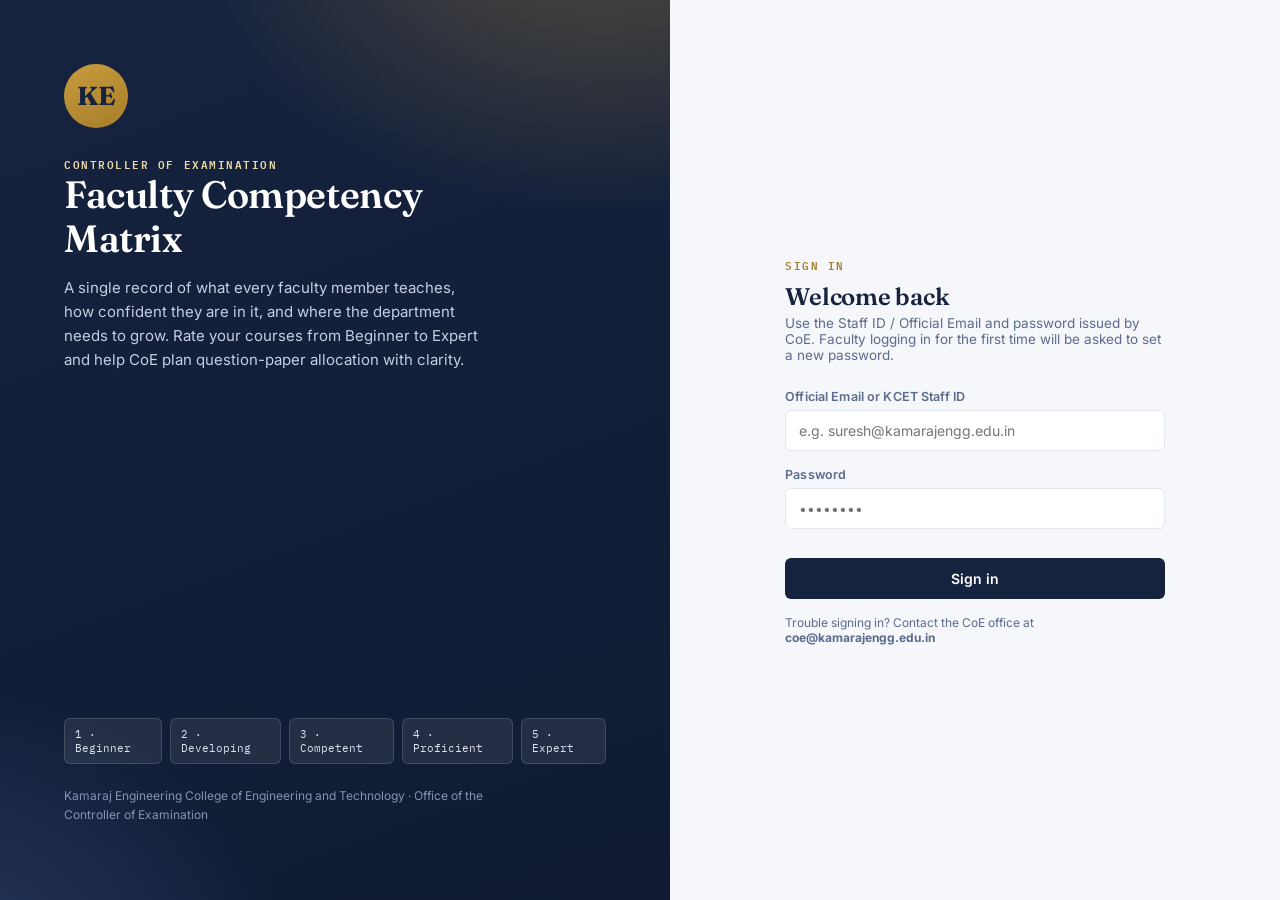
<file: index.html>
<!DOCTYPE html>
<html lang="en">
<head>
<meta charset="UTF-8">
<meta name="viewport" content="width=device-width, initial-scale=1.0">
<title>Faculty Competency Matrix | Kamaraj Engineering College of Engineering and Technology</title>
<link rel="preconnect" href="https://fonts.googleapis.com">
<link href="https://fonts.googleapis.com/css2?family=Fraunces:wght@500;600;700&family=Inter:wght@400;500;600;700&family=IBM+Plex+Mono:wght@500;600&display=swap" rel="stylesheet">
<link rel="stylesheet" href="css/style.css">
</head>
<body>

<div class="login-wrap">
  <div class="login-art">
    <div>
      <div class="crest-lg">KE</div>
      <div class="eyebrow" style="color:#EAD9A6">Controller of Examination</div>
      <h1>Faculty Competency Matrix</h1>
      <p>A single record of what every faculty member teaches, how confident they are in it, and where the department needs to grow. Rate your courses from Beginner to Expert and help CoE plan question-paper allocation with clarity.</p>
    </div>
    <div>
      <div class="scale-strip">
        <div class="scale-chip">1 · Beginner</div>
        <div class="scale-chip">2 · Developing</div>
        <div class="scale-chip">3 · Competent</div>
        <div class="scale-chip">4 · Proficient</div>
        <div class="scale-chip">5 · Expert</div>
      </div>
      <p style="margin-top:22px;font-size:12px;color:#8592B4">Kamaraj Engineering College of Engineering and Technology &middot; Office of the Controller of Examination</p>
    </div>
  </div>

  <div class="login-side">
    <div class="login-box">
      <div class="eyebrow">Sign in</div>
      <h2>Welcome back</h2>
      <div class="lede">Use the Staff ID / Official Email and password issued by CoE. Faculty logging in for the first time will be asked to set a new password.</div>

      <form id="loginForm" autocomplete="off">
        <div class="field">
          <label for="loginId">Official Email or KCET Staff ID</label>
          <input type="text" id="loginId" placeholder="e.g. suresh@kamarajengg.edu.in" required>
        </div>
        <div class="field">
          <label for="loginPass">Password</label>
          <input type="password" id="loginPass" placeholder="••••••••" required>
        </div>
        <div class="error-text" id="loginError"></div>
        <button type="submit" class="btn btn-primary btn-block" id="loginBtn">
          <span id="loginBtnText">Sign in</span>
        </button>
      </form>
      <div class="hint mt-16">Trouble signing in? Contact the CoE office at <strong>coe@kamarajengg.edu.in</strong></div>
    </div>
  </div>
</div>

<!-- Force password change modal -->
<div class="modal-overlay" id="pwModal" style="display:none">
  <div class="modal">
    <div class="modal-head">
      <h3>Set a new password</h3>
      <div class="hint mt-8">This is a first-time login (or your password was reset by admin). Please choose a new password to continue.</div>
    </div>
    <div class="modal-body">
      <div class="field">
        <label>New password</label>
        <input type="password" id="newPass1" placeholder="Minimum 6 characters">
      </div>
      <div class="field">
        <label>Confirm new password</label>
        <input type="password" id="newPass2" placeholder="Re-enter new password">
      </div>
      <div class="error-text" id="pwError"></div>
    </div>
    <div class="modal-foot">
      <button class="btn btn-primary" id="pwSaveBtn">Save & Continue</button>
    </div>
  </div>
</div>

<script src="js/config.js"></script>
<script src="js/login.js"></script>
</body>
</html>
</file>
<file: css/style.css>
/* ============================================================
   Kamaraj Engineering College — Faculty Competency Matrix
   Design tokens
   ============================================================ */
:root{
  --ink:        #16233F;   /* primary deep indigo */
  --ink-2:      #26385F;   /* slate indigo, secondary surfaces */
  --ink-3:      #3C5386;   /* lighter indigo, borders/hover */
  --gold:       #C89B3C;   /* academic gold accent */
  --gold-dark:  #A67F2B;
  --paper:      #F6F7FA;   /* app background */
  --card:       #FFFFFF;
  --line:       #E3E7EF;
  --ink-soft:   #5B6B8C;   /* muted text on paper */
  --success:    #2E7D5B;
  --success-bg: #E7F4EE;
  --danger:     #B3402A;
  --danger-bg:  #FBEAE5;
  --warn:       #A67F2B;
  --warn-bg:    #FBF3E1;
  --lock:       #6B7280;

  --font-display: 'Fraunces', Georgia, serif;
  --font-body: 'Inter', -apple-system, Segoe UI, Roboto, sans-serif;
  --font-mono: 'IBM Plex Mono', ui-monospace, monospace;

  --radius: 10px;
  --radius-sm: 6px;
  --shadow-sm: 0 1px 2px rgba(22,35,63,.06), 0 1px 1px rgba(22,35,63,.04);
  --shadow-md: 0 8px 24px rgba(22,35,63,.10);
  --shadow-lg: 0 20px 48px rgba(22,35,63,.16);
}

*,*::before,*::after{box-sizing:border-box;}
html,body{height:100%;}
body{
  margin:0;
  background:var(--paper);
  color:var(--ink);
  font-family:var(--font-body);
  -webkit-font-smoothing:antialiased;
}
img{max-width:100%;display:block;}
a{color:inherit;}
button{font-family:inherit;}

h1,h2,h3,h4{
  font-family:var(--font-display);
  font-weight:600;
  color:var(--ink);
  margin:0 0 .4em;
  letter-spacing:-0.01em;
}

.eyebrow{
  font-family:var(--font-mono);
  font-size:11px;
  letter-spacing:.14em;
  text-transform:uppercase;
  color:var(--gold-dark);
  font-weight:600;
}

/* ---------- Layout shells ---------- */
.app-shell{min-height:100vh;display:flex;flex-direction:column;}

.topbar{
  background:var(--ink);
  color:#fff;
  padding:14px 28px;
  display:flex;align-items:center;justify-content:space-between;
  box-shadow:var(--shadow-sm);
  position:sticky;top:0;z-index:40;
}
.topbar .brand{display:flex;align-items:center;gap:12px;}
.topbar .crest{
  width:38px;height:38px;border-radius:50%;
  background:linear-gradient(155deg,var(--gold) 0%, var(--gold-dark) 100%);
  display:flex;align-items:center;justify-content:center;
  font-family:var(--font-display);font-weight:700;color:var(--ink);
  font-size:16px;flex:none;
}
.topbar .brand-text .name{font-family:var(--font-display);font-size:17px;font-weight:600;line-height:1.1;}
.topbar .brand-text .sub{font-size:11px;color:#B9C3DA;letter-spacing:.06em;text-transform:uppercase;}
.topbar .who{display:flex;align-items:center;gap:14px;font-size:13px;color:#D9DEEC;}
.topbar .who strong{color:#fff;}
.btn-ghost-light{
  background:transparent;border:1px solid rgba(255,255,255,.28);color:#fff;
  padding:8px 14px;border-radius:var(--radius-sm);cursor:pointer;font-size:13px;font-weight:600;
  transition:background .15s;
}
.btn-ghost-light:hover{background:rgba(255,255,255,.12);}

.container{max-width:1180px;margin:0 auto;padding:28px 24px 60px;width:100%;}

/* ---------- Cards ---------- */
.card{
  background:var(--card);
  border:1px solid var(--line);
  border-radius:var(--radius);
  box-shadow:var(--shadow-sm);
}
.card-pad{padding:24px;}
.card-head{
  display:flex;align-items:center;justify-content:space-between;gap:12px;
  padding:18px 24px;border-bottom:1px solid var(--line);
}
.card-head h2{font-size:18px;margin:0;}
.card-head h3{font-size:15px;margin:0;}

/* ---------- Buttons ---------- */
.btn{
  display:inline-flex;align-items:center;justify-content:center;gap:8px;
  padding:11px 20px;border-radius:var(--radius-sm);border:1px solid transparent;
  font-size:14px;font-weight:600;cursor:pointer;transition:transform .1s, box-shadow .15s, background .15s, opacity .15s;
}
.btn:active{transform:translateY(1px);}
.btn:disabled{opacity:.5;cursor:not-allowed;}
.btn-primary{background:var(--ink);color:#fff;}
.btn-primary:hover:not(:disabled){background:var(--ink-2);}
.btn-gold{background:var(--gold);color:var(--ink);}
.btn-gold:hover:not(:disabled){background:var(--gold-dark);color:#fff;}
.btn-outline{background:#fff;color:var(--ink);border-color:var(--line);}
.btn-outline:hover:not(:disabled){border-color:var(--ink-3);}
.btn-danger{background:var(--danger-bg);color:var(--danger);}
.btn-danger:hover:not(:disabled){background:var(--danger);color:#fff;}
.btn-success{background:var(--success-bg);color:var(--success);}
.btn-success:hover:not(:disabled){background:var(--success);color:#fff;}
.btn-sm{padding:7px 12px;font-size:12.5px;}
.btn-block{width:100%;}

/* ---------- Forms ---------- */
label{font-size:12.5px;font-weight:600;color:var(--ink-soft);display:block;margin-bottom:6px;letter-spacing:.01em;}
input[type=text],input[type=email],input[type=password],input[type=number],select,textarea{
  width:100%;padding:11px 13px;border:1px solid var(--line);border-radius:var(--radius-sm);
  font-size:14px;font-family:inherit;background:#fff;color:var(--ink);
  transition:border-color .15s, box-shadow .15s;
}
input:focus,select:focus,textarea:focus{
  outline:none;border-color:var(--ink-3);box-shadow:0 0 0 3px rgba(60,83,134,.14);
}
.field{margin-bottom:16px;}
.hint{font-size:12px;color:var(--ink-soft);margin-top:5px;}
.error-text{font-size:12.5px;color:var(--danger);margin-top:8px;min-height:1em;}

/* ---------- Login page ---------- */
.login-wrap{
  min-height:100vh;display:grid;grid-template-columns:1.1fr 1fr;
  background:var(--ink);
}
.login-art{
  position:relative;overflow:hidden;color:#fff;padding:64px;display:flex;flex-direction:column;justify-content:space-between;
  background:
    radial-gradient(700px 500px at 90% -10%, rgba(200,155,60,.35), transparent 60%),
    radial-gradient(600px 500px at -10% 110%, rgba(60,83,134,.55), transparent 60%),
    linear-gradient(160deg,var(--ink) 0%, #101B33 100%);
}
.login-art .crest-lg{
  width:64px;height:64px;border-radius:50%;
  background:linear-gradient(155deg,var(--gold),var(--gold-dark));
  display:flex;align-items:center;justify-content:center;font-family:var(--font-display);
  font-weight:700;font-size:26px;color:var(--ink);margin-bottom:26px;
}
.login-art h1{color:#fff;font-size:38px;line-height:1.15;max-width:460px;}
.login-art p{color:#C6CEE3;font-size:15px;max-width:420px;line-height:1.6;}
.scale-strip{display:flex;gap:8px;margin-top:34px;}
.scale-chip{
  font-family:var(--font-mono);font-size:11px;padding:8px 10px;border-radius:6px;
  background:rgba(255,255,255,.08);border:1px solid rgba(255,255,255,.14);color:#DCE2F0;
}
.login-side{background:var(--paper);display:flex;align-items:center;justify-content:center;padding:40px;}
.login-box{width:100%;max-width:380px;}
.login-box .eyebrow{margin-bottom:8px;}
.login-box h2{font-size:24px;margin-bottom:4px;}
.login-box .lede{color:var(--ink-soft);font-size:13.5px;margin-bottom:26px;}

/* ---------- Table ---------- */
table{width:100%;border-collapse:collapse;font-size:13.5px;}
thead th{
  text-align:left;font-size:11px;letter-spacing:.06em;text-transform:uppercase;
  color:var(--ink-soft);padding:10px 14px;border-bottom:1px solid var(--line);background:#FBFBFD;
}
tbody td{padding:12px 14px;border-bottom:1px solid var(--line);vertical-align:middle;}
tbody tr:hover{background:#FAFBFD;}
.table-wrap{overflow-x:auto;}

/* ---------- Badges ---------- */
.badge{
  display:inline-flex;align-items:center;gap:5px;padding:4px 10px;border-radius:99px;
  font-size:11.5px;font-weight:700;letter-spacing:.02em;
}
.badge-success{background:var(--success-bg);color:var(--success);}
.badge-danger{background:var(--danger-bg);color:var(--danger);}
.badge-warn{background:var(--warn-bg);color:var(--warn);}
.badge-lock{background:#EEF0F4;color:var(--lock);}
.badge-gold{background:#FBF1DC;color:var(--gold-dark);}

/* ---------- Competency rating ladder (signature element) ---------- */
.rating-ladder{display:flex;gap:4px;}
.rung{
  width:34px;height:30px;border-radius:5px;border:1px solid var(--line);
  display:flex;align-items:center;justify-content:center;cursor:pointer;
  font-family:var(--font-mono);font-size:12px;font-weight:600;color:var(--ink-soft);
  background:#fff;transition:all .12s;user-select:none;
}
.rung:hover{border-color:var(--ink-3);}
.rung.active{color:#fff;border-color:transparent;}
.rung[data-v="1"].active{background:#B3402A;}
.rung[data-v="2"].active{background:#C4713B;}
.rung[data-v="3"].active{background:#C89B3C;}
.rung[data-v="4"].active{background:#6E8B4F;}
.rung[data-v="5"].active{background:#2E7D5B;}
.ladder-label{font-size:11px;color:var(--ink-soft);margin-top:4px;font-family:var(--font-mono);}
.ladder-cell{min-width:210px;}

.legend-strip{display:flex;flex-wrap:wrap;gap:10px;margin:6px 0 0;}
.legend-item{display:flex;align-items:center;gap:6px;font-size:12px;color:var(--ink-soft);}
.legend-dot{width:10px;height:10px;border-radius:3px;}

/* ---------- Toggle switch ---------- */
.switch{position:relative;display:inline-block;width:42px;height:24px;flex:none;}
.switch input{opacity:0;width:0;height:0;}
.slider{position:absolute;cursor:pointer;inset:0;background:#D7DBE5;border-radius:99px;transition:.15s;}
.slider::before{content:"";position:absolute;height:18px;width:18px;left:3px;top:3px;background:#fff;border-radius:50%;transition:.15s;box-shadow:var(--shadow-sm);}
.switch input:checked + .slider{background:var(--success);}
.switch input:checked + .slider::before{transform:translateX(18px);}

/* ---------- Utility ---------- */
.flex{display:flex;}
.flex-between{display:flex;align-items:center;justify-content:space-between;}
.gap-8{gap:8px;} .gap-12{gap:12px;} .gap-16{gap:16px;}
.grid-2{display:grid;grid-template-columns:1fr 1fr;gap:18px;}
.grid-3{display:grid;grid-template-columns:repeat(3,1fr);gap:16px;}
.grid-4{display:grid;grid-template-columns:repeat(4,1fr);gap:16px;}
.muted{color:var(--ink-soft);}
.mt-8{margin-top:8px;} .mt-16{margin-top:16px;} .mt-24{margin-top:24px;} .mt-32{margin-top:32px;}
.mb-8{margin-bottom:8px;} .mb-16{margin-bottom:16px;} .mb-24{margin-bottom:24px;}
.center{text-align:center;}
.divider{height:1px;background:var(--line);margin:22px 0;}
.pill-select{padding:9px 12px;border-radius:99px;border:1px solid var(--line);background:#fff;font-size:13px;font-weight:600;}

.stat-card{padding:18px 20px;border-radius:var(--radius);background:#fff;border:1px solid var(--line);}
.stat-card .num{font-family:var(--font-display);font-size:30px;font-weight:600;color:var(--ink);}
.stat-card .label{font-size:12px;color:var(--ink-soft);text-transform:uppercase;letter-spacing:.06em;margin-top:2px;}

.tabs{display:flex;gap:4px;border-bottom:1px solid var(--line);margin-bottom:22px;flex-wrap:wrap;}
.tab-btn{
  padding:11px 18px;border:none;background:none;cursor:pointer;font-size:13.5px;font-weight:600;
  color:var(--ink-soft);border-bottom:2px solid transparent;margin-bottom:-1px;
}
.tab-btn.active{color:var(--ink);border-bottom-color:var(--gold);}
.tab-panel{display:none;}
.tab-panel.active{display:block;}

.toast-stack{position:fixed;bottom:24px;right:24px;display:flex;flex-direction:column;gap:10px;z-index:100;}
.toast{
  background:var(--ink);color:#fff;padding:13px 18px;border-radius:var(--radius-sm);box-shadow:var(--shadow-lg);
  font-size:13.5px;min-width:240px;animation:slideIn .18s ease;
}
.toast.error{background:var(--danger);}
.toast.success{background:var(--success);}
@keyframes slideIn{from{opacity:0;transform:translateY(8px);}to{opacity:1;transform:translateY(0);}}

.modal-overlay{
  position:fixed;inset:0;background:rgba(16,27,51,.55);display:flex;align-items:center;justify-content:center;
  z-index:80;padding:20px;
}
.modal{background:#fff;border-radius:var(--radius);max-width:460px;width:100%;box-shadow:var(--shadow-lg);}
.modal-head{padding:20px 24px;border-bottom:1px solid var(--line);}
.modal-body{padding:22px 24px;}
.modal-foot{padding:16px 24px;border-top:1px solid var(--line);display:flex;justify-content:flex-end;gap:10px;}

.loader{
  width:20px;height:20px;border:2.5px solid rgba(255,255,255,.35);border-top-color:#fff;border-radius:50%;
  animation:spin .7s linear infinite;
}
.loader.dark{border:2.5px solid rgba(22,35,63,.2);border-top-color:var(--ink);}
@keyframes spin{to{transform:rotate(360deg);}}

.overlay-block{
  position:fixed;inset:0;background:rgba(246,247,250,.7);display:flex;align-items:center;justify-content:center;
  z-index:90;
}

.empty-state{text-align:center;padding:50px 20px;color:var(--ink-soft);}
.empty-state .glyph{font-size:34px;margin-bottom:10px;}

.locked-banner{
  background:var(--warn-bg);border:1px solid #EEDBA8;color:var(--warn);
  padding:14px 18px;border-radius:var(--radius-sm);font-size:13.5px;display:flex;align-items:center;gap:10px;
}
.submitted-banner{
  background:var(--success-bg);border:1px solid #C9E6D6;color:var(--success);
  padding:14px 18px;border-radius:var(--radius-sm);font-size:13.5px;display:flex;align-items:center;gap:10px;
}

@media (max-width: 900px){
  .login-wrap{grid-template-columns:1fr;}
  .login-art{display:none;}
  .grid-2,.grid-3,.grid-4{grid-template-columns:1fr;}
}

.q-lock{
  display:inline-flex;align-items:center;gap:6px;padding:4px 10px;border-radius:99px;
  background:#EEF0F4;color:var(--lock);font-size:11px;font-weight:700;
}
</file>
